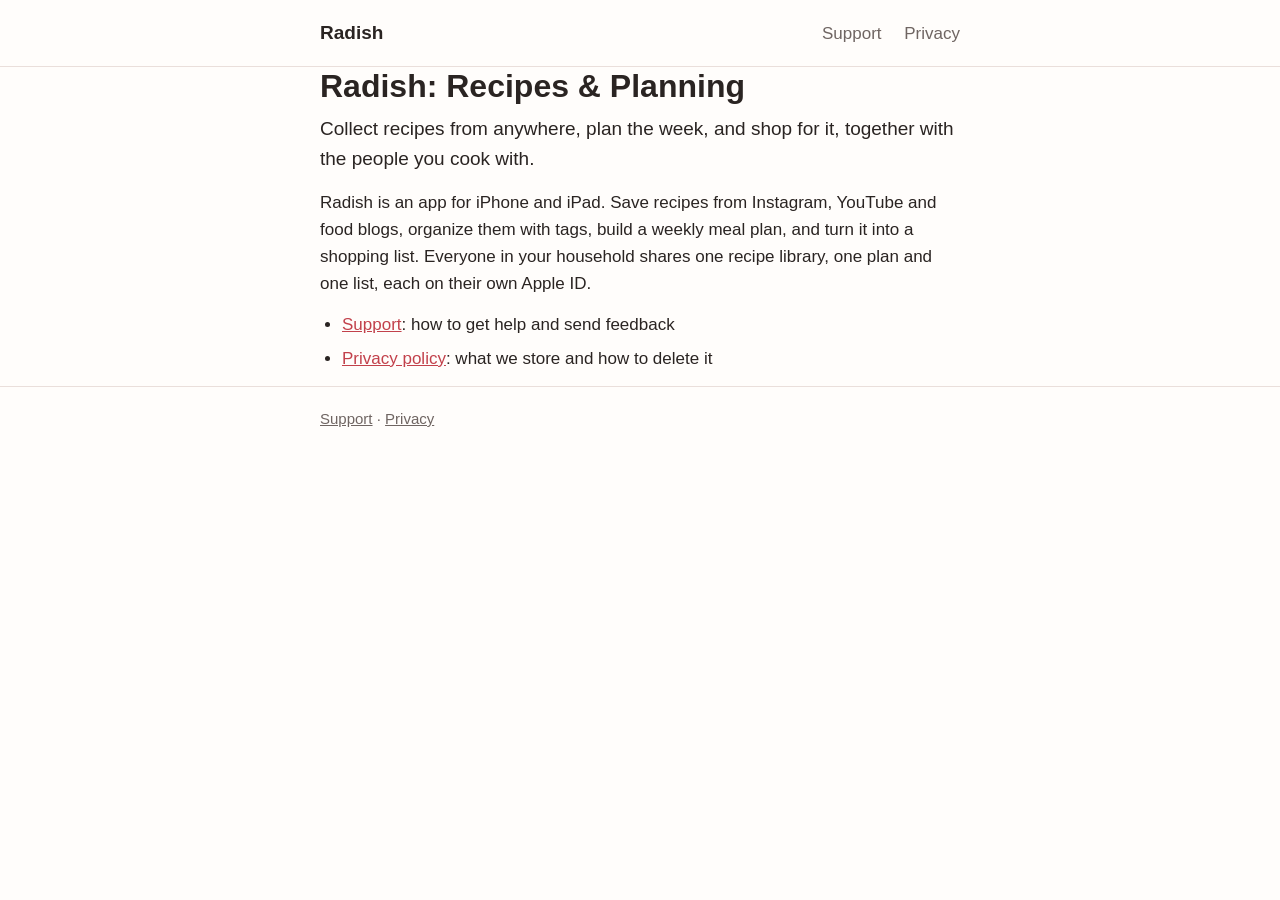
<file: index.html>
<!doctype html>
<html lang="en">
<head>
  <meta charset="utf-8">
  <meta name="viewport" content="width=device-width, initial-scale=1">
  <title>Radish: Recipes &amp; Planning</title>
  <meta name="description" content="Radish is an iPhone and iPad app for collecting recipes, planning the week, and shopping for it, shared with your household.">
  <link rel="stylesheet" href="style.css">
</head>
<body>
  <header class="site">
    <div class="wrap">
      <a class="name" href="./" aria-current="page">Radish</a>
      <nav>
        <a href="support/">Support</a>
        <a href="privacy/">Privacy</a>
      </nav>
    </div>
  </header>

  <main class="wrap">
    <h1>Radish: Recipes &amp; Planning</h1>
    <p class="lede">Collect recipes from anywhere, plan the week, and shop for it, together with the people you cook with.</p>

    <p>Radish is an app for iPhone and iPad. Save recipes from Instagram, YouTube and food blogs, organize them with tags, build a weekly meal plan, and turn it into a shopping list. Everyone in your household shares one recipe library, one plan and one list, each on their own Apple ID.</p>

    <ul>
      <li><a href="support/">Support</a>: how to get help and send feedback</li>
      <li><a href="privacy/">Privacy policy</a>: what we store and how to delete it</li>
    </ul>
  </main>

  <footer class="site">
    <div class="wrap">
      <a href="support/">Support</a> · <a href="privacy/">Privacy</a>
    </div>
  </footer>
</body>
</html>
</file>
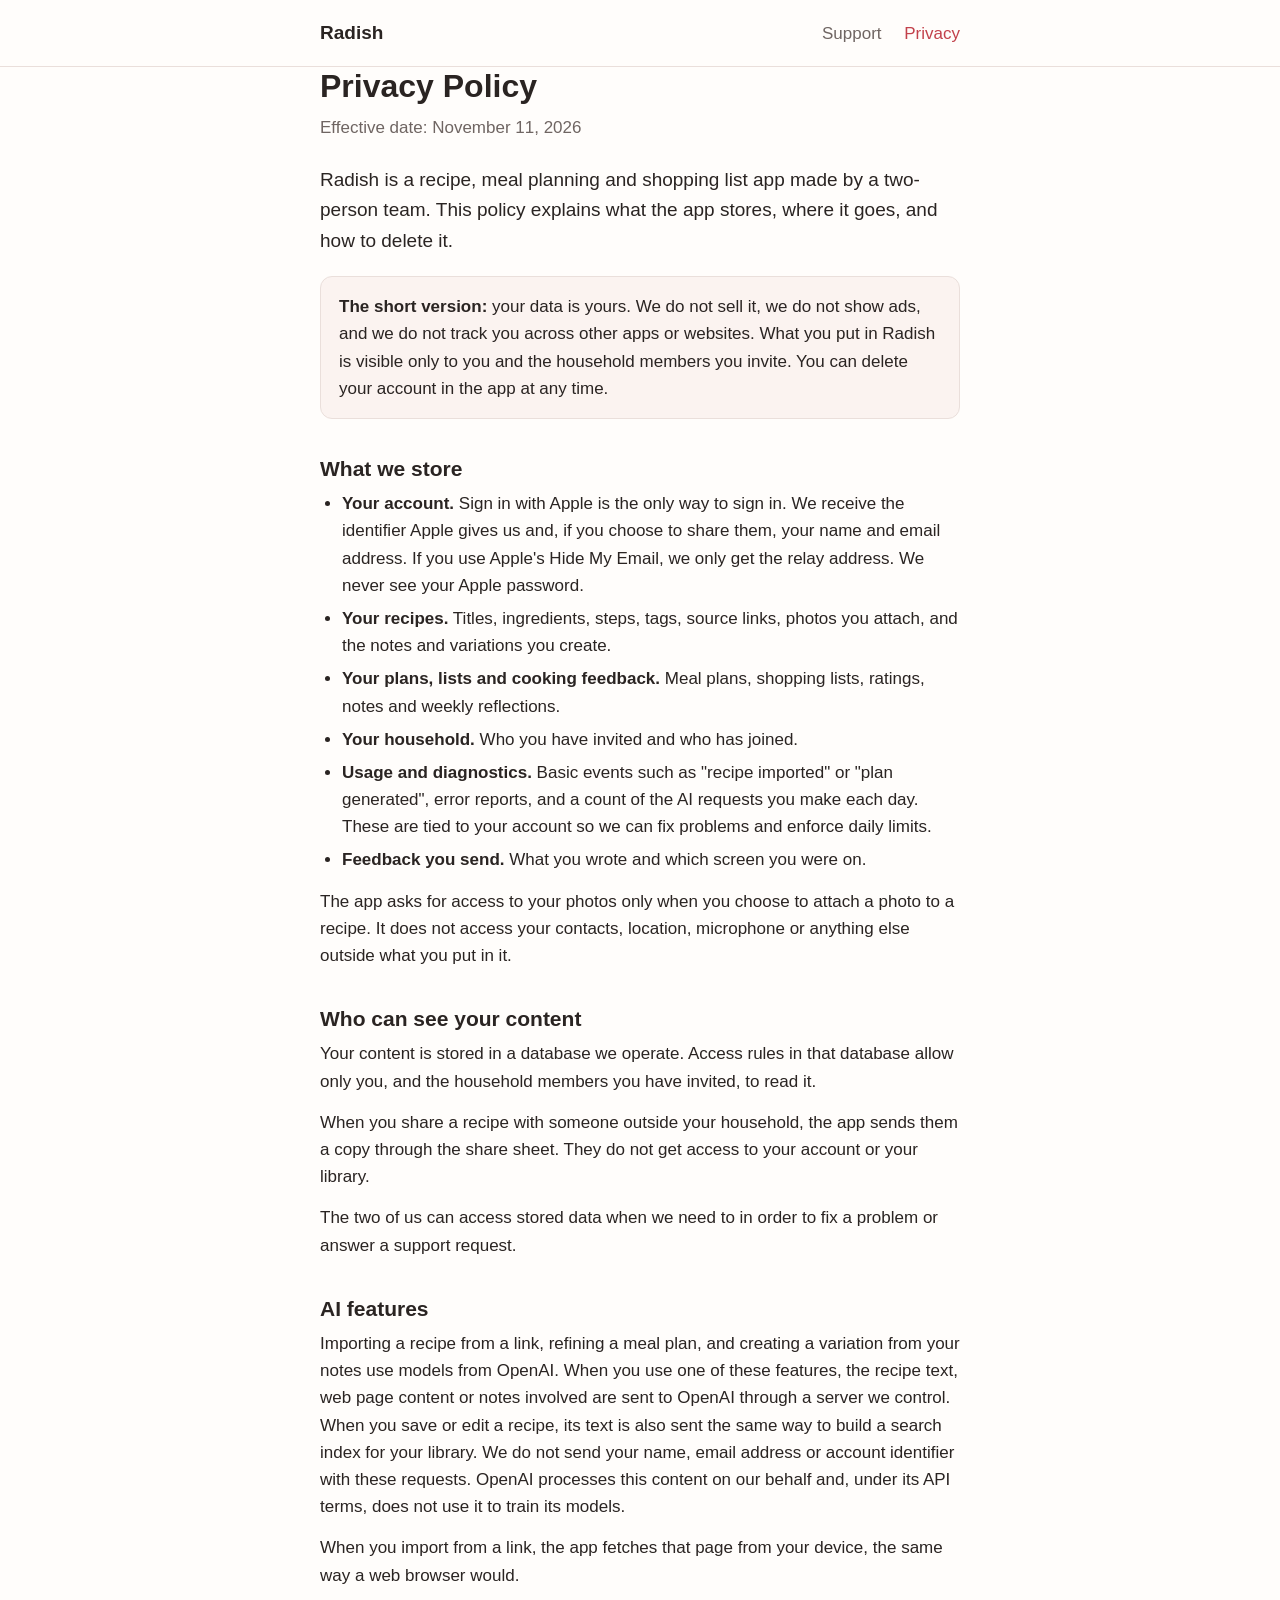
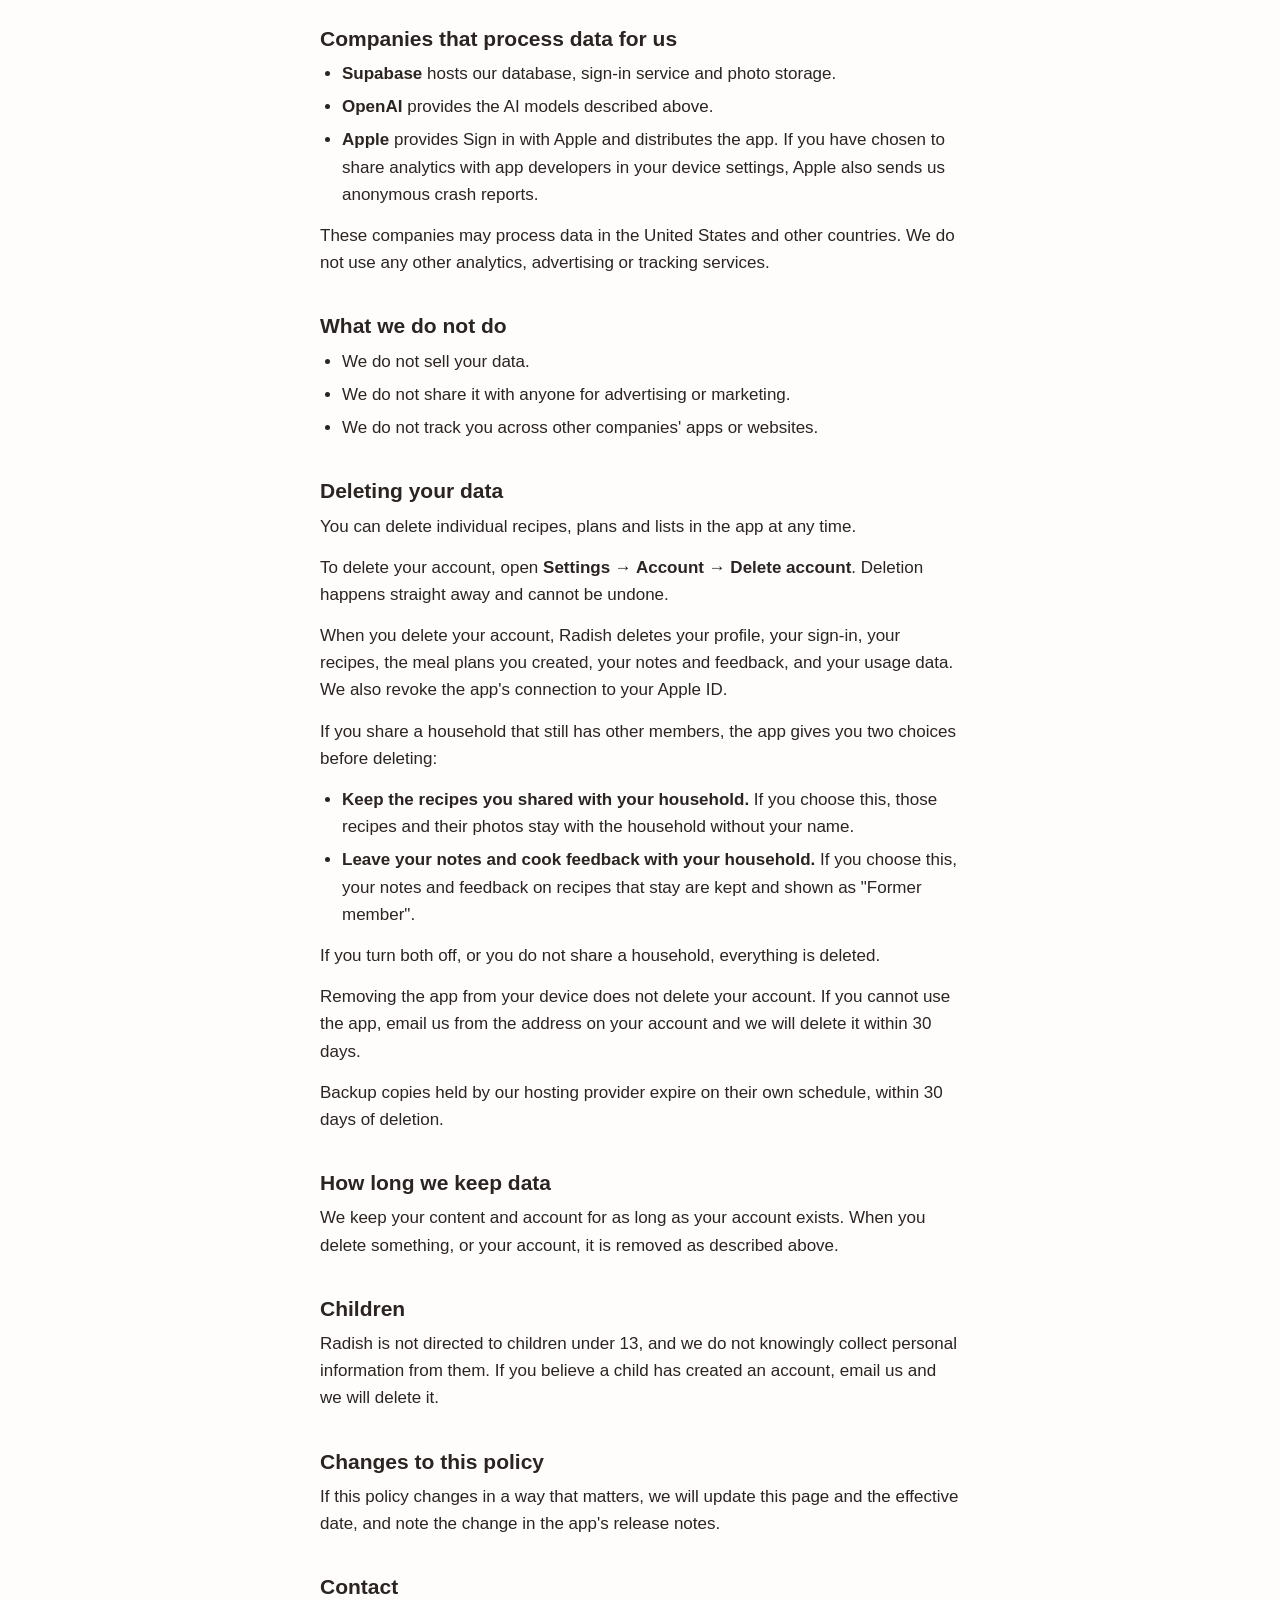
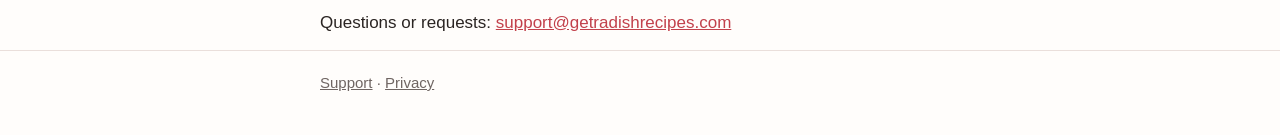
<file: privacy/index.html>
<!doctype html>
<html lang="en">
<head>
  <meta charset="utf-8">
  <meta name="viewport" content="width=device-width, initial-scale=1">
  <title>Privacy Policy · Radish</title>
  <meta name="description" content="What Radish stores, where it goes, and how to delete it.">
  <link rel="stylesheet" href="../style.css">
</head>
<body>
  <header class="site">
    <div class="wrap">
      <a class="name" href="../">Radish</a>
      <nav>
        <a href="../support/">Support</a>
        <a href="./" aria-current="page">Privacy</a>
      </nav>
    </div>
  </header>

  <main class="wrap">
    <h1>Privacy Policy</h1>
    <p class="meta">Effective date: November 11, 2026</p>

    <p class="lede">Radish is a recipe, meal planning and shopping list app made by a two-person team. This policy explains what the app stores, where it goes, and how to delete it.</p>

    <div class="card">
      <p><strong>The short version:</strong> your data is yours. We do not sell it, we do not show ads, and we do not track you across other apps or websites. What you put in Radish is visible only to you and the household members you invite. You can delete your account in the app at any time.</p>
    </div>

    <h2>What we store</h2>
    <ul>
      <li><strong>Your account.</strong> Sign in with Apple is the only way to sign in. We receive the identifier Apple gives us and, if you choose to share them, your name and email address. If you use Apple's Hide My Email, we only get the relay address. We never see your Apple password.</li>
      <li><strong>Your recipes.</strong> Titles, ingredients, steps, tags, source links, photos you attach, and the notes and variations you create.</li>
      <li><strong>Your plans, lists and cooking feedback.</strong> Meal plans, shopping lists, ratings, notes and weekly reflections.</li>
      <li><strong>Your household.</strong> Who you have invited and who has joined.</li>
      <li><strong>Usage and diagnostics.</strong> Basic events such as "recipe imported" or "plan generated", error reports, and a count of the AI requests you make each day. These are tied to your account so we can fix problems and enforce daily limits.</li>
      <li><strong>Feedback you send.</strong> What you wrote and which screen you were on.</li>
    </ul>
    <p>The app asks for access to your photos only when you choose to attach a photo to a recipe. It does not access your contacts, location, microphone or anything else outside what you put in it.</p>

    <h2>Who can see your content</h2>
    <p>Your content is stored in a database we operate. Access rules in that database allow only you, and the household members you have invited, to read it.</p>
    <p>When you share a recipe with someone outside your household, the app sends them a copy through the share sheet. They do not get access to your account or your library.</p>
    <p>The two of us can access stored data when we need to in order to fix a problem or answer a support request.</p>

    <h2>AI features</h2>
    <p>Importing a recipe from a link, refining a meal plan, and creating a variation from your notes use models from OpenAI. When you use one of these features, the recipe text, web page content or notes involved are sent to OpenAI through a server we control. When you save or edit a recipe, its text is also sent the same way to build a search index for your library. We do not send your name, email address or account identifier with these requests. OpenAI processes this content on our behalf and, under its API terms, does not use it to train its models.</p>
    <p>When you import from a link, the app fetches that page from your device, the same way a web browser would.</p>

    <h2>Companies that process data for us</h2>
    <ul>
      <li><strong>Supabase</strong> hosts our database, sign-in service and photo storage.</li>
      <li><strong>OpenAI</strong> provides the AI models described above.</li>
      <li><strong>Apple</strong> provides Sign in with Apple and distributes the app. If you have chosen to share analytics with app developers in your device settings, Apple also sends us anonymous crash reports.</li>
    </ul>
    <p>These companies may process data in the United States and other countries. We do not use any other analytics, advertising or tracking services.</p>

    <h2>What we do not do</h2>
    <ul>
      <li>We do not sell your data.</li>
      <li>We do not share it with anyone for advertising or marketing.</li>
      <li>We do not track you across other companies' apps or websites.</li>
    </ul>

    <h2 id="deletion">Deleting your data</h2>
    <p>You can delete individual recipes, plans and lists in the app at any time.</p>
    <p>To delete your account, open <strong>Settings → Account → Delete account</strong>. Deletion happens straight away and cannot be undone.</p>
    <p>When you delete your account, Radish deletes your profile, your sign-in, your recipes, the meal plans you created, your notes and feedback, and your usage data. We also revoke the app's connection to your Apple ID.</p>
    <p>If you share a household that still has other members, the app gives you two choices before deleting:</p>
    <ul>
      <li><strong>Keep the recipes you shared with your household.</strong> If you choose this, those recipes and their photos stay with the household without your name.</li>
      <li><strong>Leave your notes and cook feedback with your household.</strong> If you choose this, your notes and feedback on recipes that stay are kept and shown as "Former member".</li>
    </ul>
    <p>If you turn both off, or you do not share a household, everything is deleted.</p>
    <p>Removing the app from your device does not delete your account. If you cannot use the app, email us from the address on your account and we will delete it within 30 days.</p>
    <p>Backup copies held by our hosting provider expire on their own schedule, within 30 days of deletion.</p>

    <h2>How long we keep data</h2>
    <p>We keep your content and account for as long as your account exists. When you delete something, or your account, it is removed as described above.</p>

    <h2>Children</h2>
    <p>Radish is not directed to children under 13, and we do not knowingly collect personal information from them. If you believe a child has created an account, email us and we will delete it.</p>

    <h2>Changes to this policy</h2>
    <p>If this policy changes in a way that matters, we will update this page and the effective date, and note the change in the app's release notes.</p>

    <h2>Contact</h2>
    <p>Questions or requests: <a href="mailto:support@getradishrecipes.com">support@getradishrecipes.com</a></p>
  </main>

  <footer class="site">
    <div class="wrap">
      <a href="../support/">Support</a> · <a href="./">Privacy</a>
    </div>
  </footer>
</body>
</html>
</file>
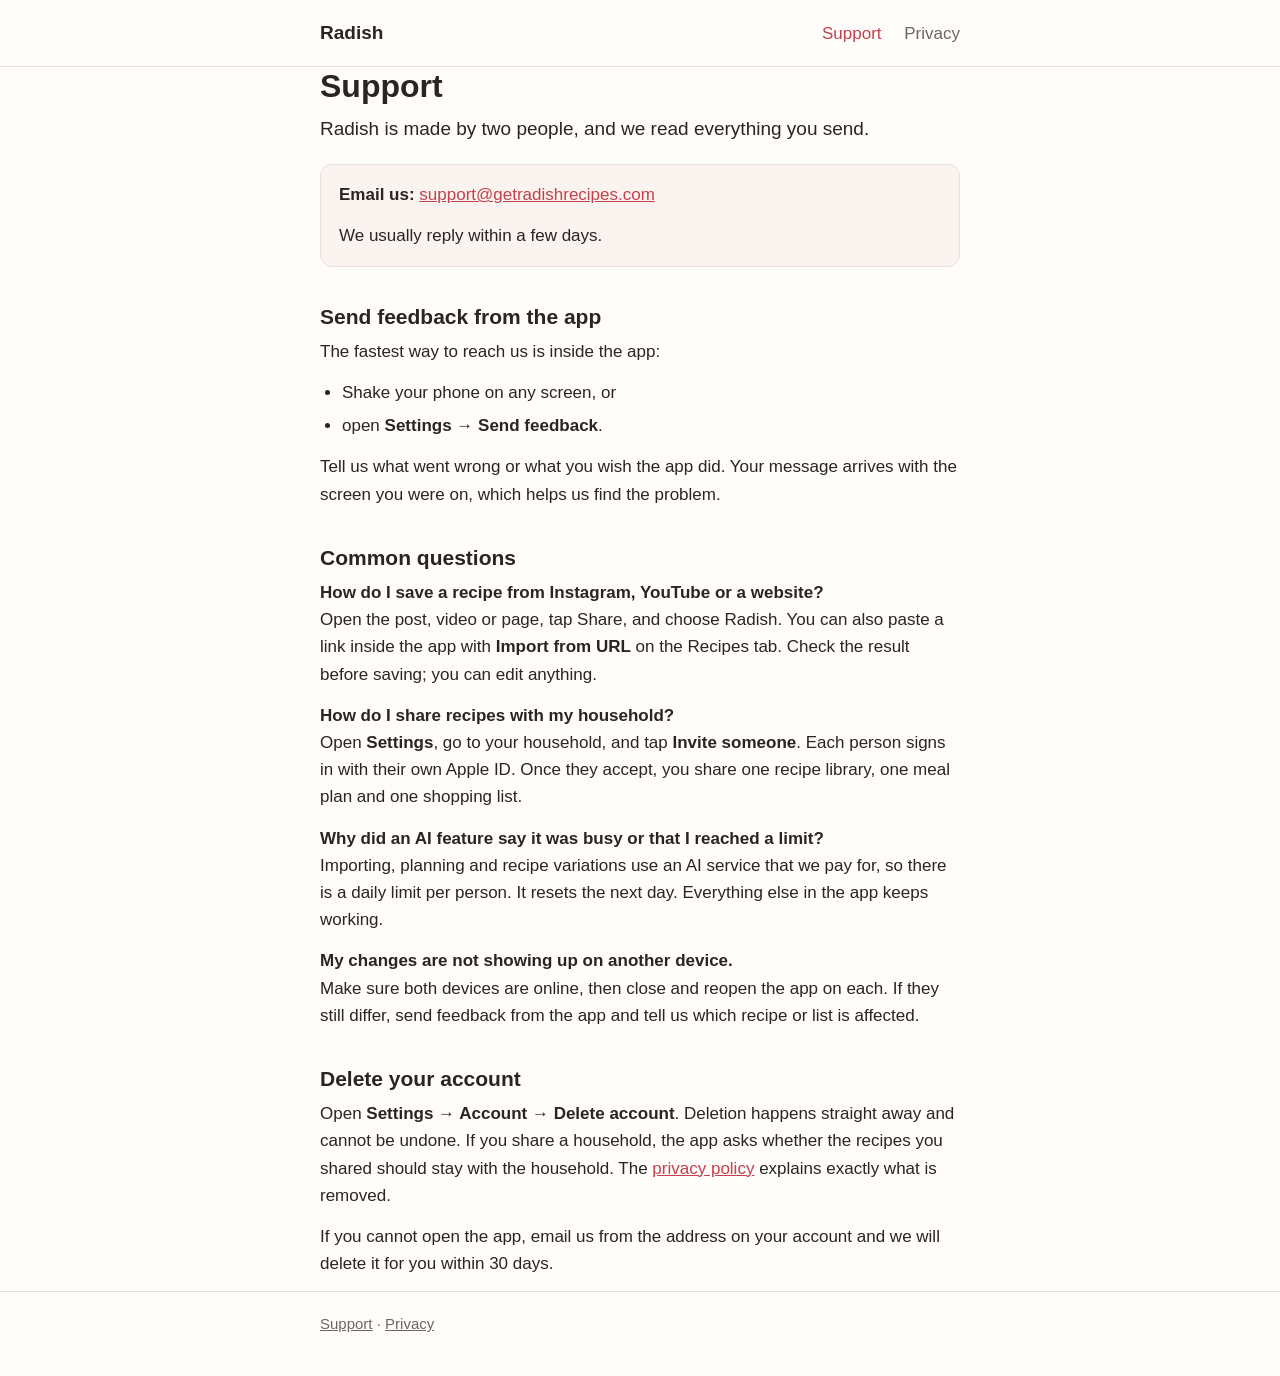
<file: support/index.html>
<!doctype html>
<html lang="en">
<head>
  <meta charset="utf-8">
  <meta name="viewport" content="width=device-width, initial-scale=1">
  <title>Support · Radish</title>
  <meta name="description" content="How to get help with Radish, send feedback, and delete your account.">
  <link rel="stylesheet" href="../style.css">
</head>
<body>
  <header class="site">
    <div class="wrap">
      <a class="name" href="../">Radish</a>
      <nav>
        <a href="./" aria-current="page">Support</a>
        <a href="../privacy/">Privacy</a>
      </nav>
    </div>
  </header>

  <main class="wrap">
    <h1>Support</h1>
    <p class="lede">Radish is made by two people, and we read everything you send.</p>

    <div class="card">
      <p><strong>Email us:</strong> <a href="mailto:support@getradishrecipes.com">support@getradishrecipes.com</a></p>
      <p>We usually reply within a few days.</p>
    </div>

    <h2>Send feedback from the app</h2>
    <p>The fastest way to reach us is inside the app:</p>
    <ul>
      <li>Shake your phone on any screen, or</li>
      <li>open <strong>Settings → Send feedback</strong>.</li>
    </ul>
    <p>Tell us what went wrong or what you wish the app did. Your message arrives with the screen you were on, which helps us find the problem.</p>

    <h2>Common questions</h2>

    <p><strong>How do I save a recipe from Instagram, YouTube or a website?</strong><br>
    Open the post, video or page, tap Share, and choose Radish. You can also paste a link inside the app with <strong>Import from URL</strong> on the Recipes tab. Check the result before saving; you can edit anything.</p>

    <p><strong>How do I share recipes with my household?</strong><br>
    Open <strong>Settings</strong>, go to your household, and tap <strong>Invite someone</strong>. Each person signs in with their own Apple ID. Once they accept, you share one recipe library, one meal plan and one shopping list.</p>

    <p><strong>Why did an AI feature say it was busy or that I reached a limit?</strong><br>
    Importing, planning and recipe variations use an AI service that we pay for, so there is a daily limit per person. It resets the next day. Everything else in the app keeps working.</p>

    <p><strong>My changes are not showing up on another device.</strong><br>
    Make sure both devices are online, then close and reopen the app on each. If they still differ, send feedback from the app and tell us which recipe or list is affected.</p>

    <h2>Delete your account</h2>
    <p>Open <strong>Settings → Account → Delete account</strong>. Deletion happens straight away and cannot be undone. If you share a household, the app asks whether the recipes you shared should stay with the household. The <a href="../privacy/#deletion">privacy policy</a> explains exactly what is removed.</p>
    <p>If you cannot open the app, email us from the address on your account and we will delete it for you within 30 days.</p>
  </main>

  <footer class="site">
    <div class="wrap">
      <a href="./">Support</a> · <a href="../privacy/">Privacy</a>
    </div>
  </footer>
</body>
</html>
</file>
<file: style.css>
:root {
  --bg: #fffdfb;
  --text: #2a2422;
  --muted: #6f6562;
  --accent: #c2414b;
  --rule: #eadfdb;
  --card: #fbf3f0;
}

@media (prefers-color-scheme: dark) {
  :root {
    --bg: #1b1716;
    --text: #f1e9e6;
    --muted: #a99d99;
    --accent: #e5707a;
    --rule: #3a302d;
    --card: #262020;
  }
}

* { box-sizing: border-box; }

html { -webkit-text-size-adjust: 100%; }

body {
  margin: 0;
  background: var(--bg);
  color: var(--text);
  font: 17px/1.6 -apple-system, BlinkMacSystemFont, "Segoe UI", Roboto, Helvetica, Arial, sans-serif;
}

.wrap {
  max-width: 680px;
  margin: 0 auto;
  padding: 0 20px;
}

header.site {
  border-bottom: 1px solid var(--rule);
  padding: 18px 0;
}

header.site .wrap {
  display: flex;
  flex-wrap: wrap;
  align-items: baseline;
  justify-content: space-between;
  gap: 8px 20px;
}

header.site .name {
  font-weight: 700;
  font-size: 19px;
  color: var(--text);
  text-decoration: none;
}

header.site nav a {
  margin-left: 18px;
  color: var(--muted);
  text-decoration: none;
}

header.site nav a:first-child { margin-left: 0; }

header.site nav a:hover,
header.site nav a[aria-current="page"] { color: var(--accent); }

main { padding: 36px 0 56px; }

h1 {
  font-size: 32px;
  line-height: 1.2;
  margin: 0 0 8px;
}

h2 {
  font-size: 21px;
  line-height: 1.3;
  margin: 36px 0 8px;
}

p, ul { margin: 0 0 14px; }

ul { padding-left: 22px; }

li { margin-bottom: 6px; }

a { color: var(--accent); }

.meta { color: var(--muted); margin-bottom: 24px; }

.lede { font-size: 19px; }

.card {
  background: var(--card);
  border: 1px solid var(--rule);
  border-radius: 12px;
  padding: 16px 18px;
  margin: 20px 0;
}

.card p:last-child { margin-bottom: 0; }

footer.site {
  border-top: 1px solid var(--rule);
  padding: 20px 0 40px;
  color: var(--muted);
  font-size: 15px;
}

footer.site a { color: var(--muted); }
</file>
